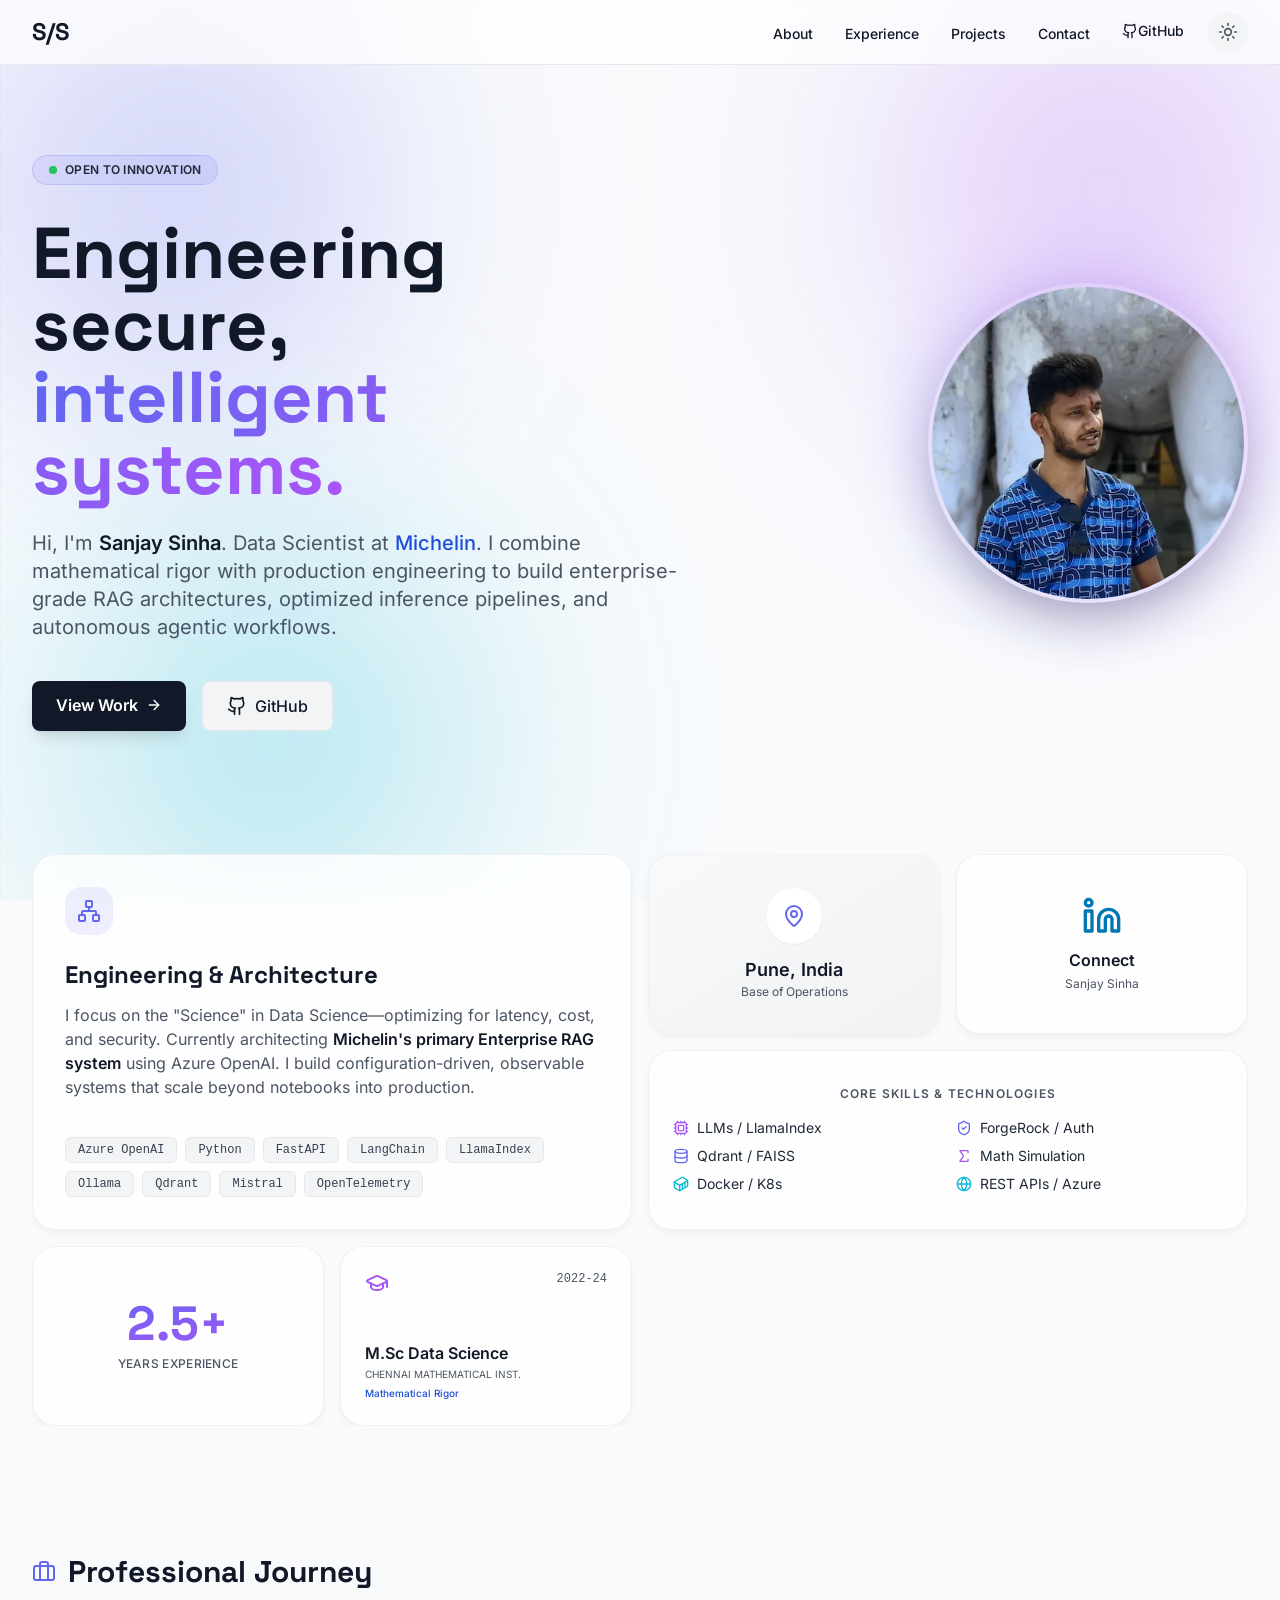
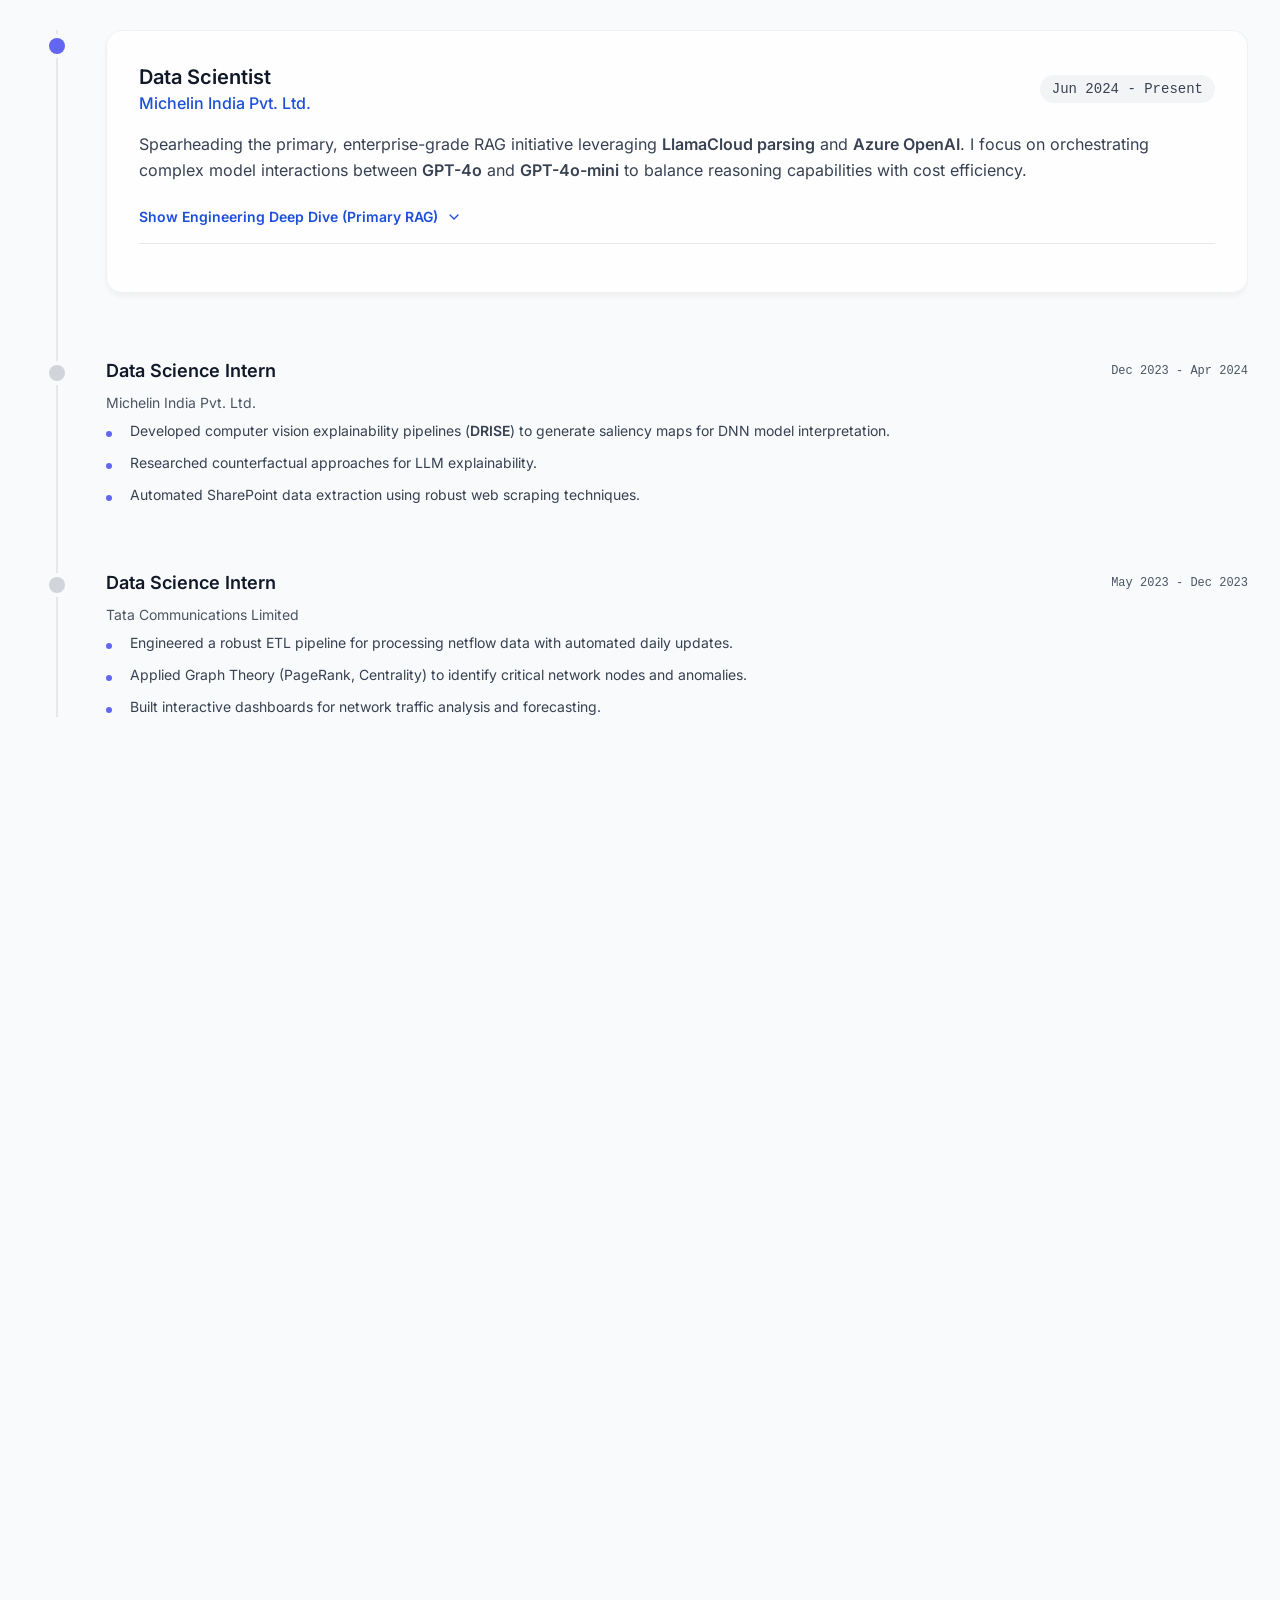
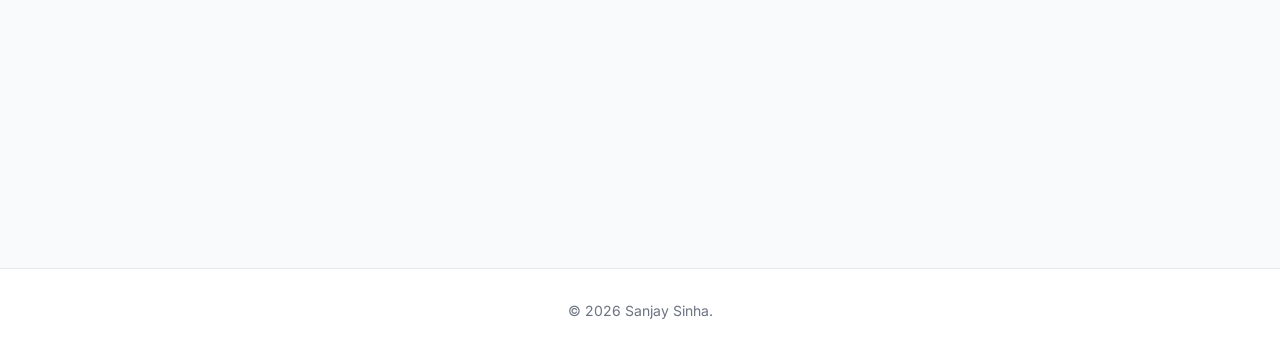
<file: index.html>
<!-- index.html -->
<!DOCTYPE html>
<html lang="en" class="scroll-smooth">

<head>
    <!-- 1. PRECONNECTS (Performance) -->
    <link rel="preconnect" href="https://www.googletagmanager.com">
    <link rel="preconnect" href="https://www.google-analytics.com">
    <link rel="preconnect" href="https://static.cloudflareinsights.com">

    <!-- Essential Meta -->
    <meta charset="UTF-8">
    <meta http-equiv="X-UA-Compatible" content="IE=edge">
    <meta name="viewport" content="width=device-width, initial-scale=1.0">
    <meta name="theme-color" content="#0b0b0c" media="(prefers-color-scheme: dark)">
    <meta name="theme-color" content="#ffffff" media="(prefers-color-scheme: light)">

    <title>Sanjay Sinha | AI &amp; Data Scientist</title>
    <link rel="canonical" href="https://sanjaysinha.dev">

    <!-- SEO Meta Tags -->
    <meta name="description"
        content="Sanjay Sinha is a Data Scientist at Michelin specializing in Enterprise RAG systems, Azure OpenAI, LlamaIndex, LangChain, and production AI pipelines. Expert in secure LLM architectures, vector databases, and mathematical modeling.">

    <meta name="author" content="Sanjay Sinha">
    <meta name="robots" content="index, follow, max-snippet:-1, max-image-preview:large, max-video-preview:-1">
    <meta name="keywords"
        content="Sanjay Sinha, Data Scientist, AI Engineer, RAG Systems, Azure OpenAI, LlamaIndex, LangChain, Enterprise AI, Portfolio, Michelin, Pune India">

    <!-- Geographic Meta -->
    <meta name="geo.region" content="IN-MH">
    <meta name="geo.placename" content="Pune">
    <meta name="geo.position" content="18.5204;73.8567">
    <meta name="ICBM" content="18.5204, 73.8567">

    <!-- Language
         hreflang="hi" removed: this page is English-only.
         Declaring Hindi would tell Google to rank it for Hindi speakers,
         which hurts English ranking and sends contradictory signals.
         en-IN is correct — the content is English, the target region is India. -->
    <link rel="alternate" hreflang="en-IN" href="https://sanjaysinha.dev">
    <link rel="alternate" hreflang="x-default" href="https://sanjaysinha.dev">

    <!-- Open Graph / Facebook / LinkedIn -->
    <meta property="og:locale" content="en_IN">
    <meta property="og:type" content="website">
    <meta property="og:url" content="https://sanjaysinha.dev">
    <meta property="og:site_name" content="Sanjay Sinha">
    <meta property="og:title" content="Sanjay Sinha | AI &amp; Data Scientist | Enterprise RAG Expert">
    <meta property="og:description"
        content="Data Scientist at Michelin specializing in Enterprise RAG systems, Azure OpenAI, LlamaIndex, mathematical modeling and production AI architectures.">
    <meta property="og:image" content="https://sanjaysinha.dev/images/profile.webp">
    <meta property="og:image:type" content="image/webp">
    <meta property="og:image:width" content="500">
    <meta property="og:image:height" content="409">
    <meta property="og:image:alt" content="Profile photo of Sanjay Sinha">
    <!-- article:* tags removed — they are only valid when og:type is "article".
         Using them with og:type="website" is malformed and ignored by parsers. -->

    <!-- Twitter / X -->
    <meta name="twitter:card" content="summary_large_image">
    <meta property="twitter:url" content="https://sanjaysinha.dev">
    <meta property="twitter:title" content="Sanjay Sinha | AI &amp; Data Scientist | Enterprise RAG Expert">
    <meta property="twitter:description"
        content="Data Scientist at Michelin specializing in Enterprise RAG systems, Azure OpenAI, LlamaIndex, mathematical modeling and production AI architectures.">
    <meta property="twitter:image" content="https://sanjaysinha.dev/images/profile.webp">

    <script>
        if (localStorage.theme === 'dark' || (!('theme' in localStorage) && window.matchMedia('(prefers-color-scheme: dark)').matches)) {
            document.documentElement.classList.add('dark');
        }
    </script>

    <!-- CRITICAL CSS & FONTS (Inlined to prevent CLS) -->
    <style>
        @font-face {
            font-family: 'Inter';
            font-style: normal;
            font-weight: 400;
            font-display: swap;
            src: url('fonts/Inter-Regular.woff2') format('woff2');
        }

        @font-face {
            font-family: 'Inter';
            font-style: normal;
            font-weight: 600;
            /* Used in buttons/nav */
            font-display: swap;
            src: url('fonts/Inter-SemiBold.woff2') format('woff2');
        }

        @font-face {
            font-family: 'Space Grotesk';
            font-style: normal;
            font-weight: 700;
            /* Used in main title */
            font-display: swap;
            src: url('fonts/SpaceGrotesk-Bold.woff2') format('woff2');
        }
    </style>

    <!-- Preloads (Performance) -->
    <link rel="preload" href="fonts/SpaceGrotesk-Bold.woff2" as="font" type="font/woff2" crossorigin>
    <link rel="preload" href="fonts/Inter-Regular.woff2" as="font" type="font/woff2" crossorigin>
    <link rel="preload" href="fonts/Inter-SemiBold.woff2" as="font" type="font/woff2" crossorigin>

    <link rel="preload" as="image" href="images/profile.webp">

    <link rel="preload" href="styles.css" as="style">
    <link href="styles.css" rel="stylesheet">

    <!-- Icons (Hosted Locally for CSP Safety) -->
    <script src="js/lucide.min.js" defer></script>

    <link rel="icon" href="/favicon.ico" sizes="32x32">
    <link rel="icon" href="images/favicon.png" type="image/png">
    <link rel="apple-touch-icon" href="images/apple-touch-icon.png">

    <!-- Main Logic -->
    <script src="js/main.js" defer></script>

    <!-- RSS Feed -->
    <link rel="alternate" type="application/rss+xml" title="Sanjay Sinha - Project Updates"
        href="https://sanjaysinha.dev/rss.xml">

    <!-- Structured Data / Schema.org -->

    <!-- Person Schema
         FIX: @context changed from http to https — consistent with all other schemas.
         FIX: HTML entity &amp; replaced with plain & — JSON is not HTML;
              &amp; is an HTML entity and is technically malformed inside JSON. -->
    <script type="application/ld+json">
        {
            "@context": "https://schema.org",
            "@type": "Person",
            "@id": "https://sanjaysinha.dev/#person",
            "name": "Sanjay Sinha",
            "jobTitle": "Data Scientist",
            "description": "AI & Data Scientist specializing in Enterprise RAG systems, Azure OpenAI, mathematical modeling and production AI architectures",
            "worksFor": {
                "@type": "Organization",
                "name": "Michelin"
            },
            "url": "https://sanjaysinha.dev",
            "sameAs": [
                "https://linkedin.com/in/sanjay-sinha-09343b247",
                "https://github.com/Sanjay7549",
                "mailto:admin@sanjaysinha.dev"
            ],
            "alumniOf": {
                "@type": "CollegeOrUniversity",
                "name": "Chennai Mathematical Institute"
            },
            "address": {
                "@type": "PostalAddress",
                "addressLocality": "Pune",
                "addressRegion": "Maharashtra",
                "addressCountry": "India"
            },
            "image": "https://sanjaysinha.dev/images/profile.webp",
            "knowsAbout": [
                "Artificial Intelligence",
                "Machine Learning",
                "RAG Systems",
                "Azure OpenAI",
                "LangChain",
                "LlamaIndex",
                "Python",
                "Data Science",
                "Deep Learning",
                "Natural Language Processing"
            ]
        }
    </script>

    <!-- Breadcrumb Schema -->
    <script type="application/ld+json">
        {
            "@context": "https://schema.org",
            "@type": "BreadcrumbList",
            "itemListElement": [{
                "@type": "ListItem",
                "position": 1,
                "name": "Home",
                "item": "https://sanjaysinha.dev"
            },{
                "@type": "ListItem",
                "position": 2,
                "name": "About",
                "item": "https://sanjaysinha.dev/#about"
            },{
                "@type": "ListItem",
                "position": 3,
                "name": "Experience",
                "item": "https://sanjaysinha.dev/#experience"
            },{
                "@type": "ListItem",
                "position": 4,
                "name": "Projects",
                "item": "https://sanjaysinha.dev/#projects"
            },{
                "@type": "ListItem",
                "position": 5,
                "name": "Contact",
                "item": "https://sanjaysinha.dev/#contact"
            }]
        }
    </script>

    <!-- Organization Schema -->
    <script type="application/ld+json">
        {
            "@context": "https://schema.org",
            "@type": "Organization",
            "name": "Michelin",
            "url": "https://www.michelin.com",
            "employee": {
                "@type": "Person",
                "name": "Sanjay Sinha",
                "jobTitle": "Data Scientist",
                "url": "https://sanjaysinha.dev"
            }
        }
    </script>

    <!-- FAQ Schema -->
    <script type="application/ld+json">
        {
            "@context": "https://schema.org",
            "@type": "FAQPage",
            "mainEntity": [{
                "@type": "Question",
                "name": "What technologies does Sanjay Sinha specialize in?",
                "acceptedAnswer": {
                    "@type": "Answer",
                    "text": "Sanjay specializes in Enterprise RAG systems, Azure OpenAI (GPT-4o, GPT-4o-mini), LangChain, LlamaIndex, LlamaCloud parsing, Qdrant vector database, Mistral AI, Docker, Kubernetes, FastAPI, and mathematical modeling. He focuses on building secure, scalable AI architectures for production environments."
                }
            },{
                "@type": "Question",
                "name": "What is Sanjay's experience with RAG systems?",
                "acceptedAnswer": {
                    "@type": "Answer",
                    "text": "Sanjay is the lead architect for Michelin's primary Enterprise RAG system. He has implemented advanced model routing between GPT-4o and GPT-4o-mini, reducing latency from 10-12s to 6-7s while optimizing costs. His work includes LlamaCloud integration, OpenTelemetry observability, and ForgeRock OAuth security."
                }
            },{
                "@type": "Question",
                "name": "Where is Sanjay Sinha located?",
                "acceptedAnswer": {
                    "@type": "Answer",
                    "text": "Sanjay is based in Pune, Maharashtra, India and works as a Data Scientist at Michelin India Pvt. Ltd."
                }
            },{
                "@type": "Question",
                "name": "What is Sanjay's educational background?",
                "acceptedAnswer": {
                    "@type": "Answer",
                    "text": "Sanjay holds an M.Sc in Data Science from Chennai Mathematical Institute (CMI), completed in 2024. His education focused on mathematical rigor, combining theoretical foundations with practical AI engineering."
                }
            }]
        }
    </script>

    <!-- WebSite Schema
         FIX: HTML entity &amp; replaced with plain & in JSON.
         FIX: inLanguage changed from ["en", "hi"] to "en" — this page is
              English-only. Declaring Hindi contradicts the hreflang correction above. -->
    <script type="application/ld+json">
        {
            "@context": "https://schema.org",
            "@type": "WebSite",
            "name": "Sanjay Sinha - AI & Data Scientist",
            "url": "https://sanjaysinha.dev",
            "description": "Portfolio and professional website of Sanjay Sinha, Data Scientist specializing in Enterprise RAG systems and Azure AI",
            "author": {
                "@type": "Person",
                "name": "Sanjay Sinha"
            },
            "inLanguage": "en"
        }
    </script>

    <!-- ProfilePage Schema -->
    <script type="application/ld+json">
        {
            "@context": "https://schema.org",
            "@type": "ProfilePage",
            "dateCreated": "2025-05-05",
            "dateModified": "2026-06-14T15:09:27+00:00",
            "mainEntity": {
                "@id": "https://sanjaysinha.dev/#person"
            }
        }
    </script>
</head>

<body
    class="antialiased font-sans bg-lightBg text-gray-900 dark:bg-darkBg dark:text-gray-200 selection:bg-primary selection:text-white transition-colors duration-300">

    <!-- Skip Navigation: improves accessibility and Lighthouse score.
         Visually hidden until focused via keyboard — no effect on appearance. -->
    <a href="#main-content"
        class="sr-only focus:not-sr-only focus:fixed focus:top-4 focus:left-4 focus:z-[100] focus:px-4 focus:py-2 focus:bg-white focus:text-black focus:rounded focus:shadow-lg">
        Skip to content
    </a>

    <!-- Fixed Background Gradients -->
    <div class="fixed inset-0 z-[-1] pointer-events-none overflow-hidden" aria-hidden="true">
        <div class="absolute inset-0 bg-grid-light dark:bg-grid-dark opacity-[0.4] dark:opacity-20"></div>
        <div
            class="gpu-accelerated absolute top-0 -left-4 w-96 h-96 bg-primary/30 rounded-full mix-blend-multiply dark:mix-blend-screen filter blur-[128px] animate-blob transform-gpu">
        </div>
        <div
            class="gpu-accelerated absolute top-0 -right-4 w-96 h-96 bg-secondary/30 rounded-full mix-blend-multiply dark:mix-blend-screen filter blur-[128px] animate-blob animation-delay-2000 transform-gpu">
        </div>
        <div
            class="gpu-accelerated absolute -bottom-8 left-20 w-96 h-96 bg-accent/30 rounded-full mix-blend-multiply dark:mix-blend-screen filter blur-[128px] animate-blob animation-delay-4000 transform-gpu">
        </div>
    </div>

    <!-- Navigation -->
    <nav class="fixed top-0 w-full z-50 border-b border-gray-200 dark:border-white/5 bg-white/70 dark:bg-black/50 backdrop-blur-xl transition-colors duration-300"
        aria-label="Primary navigation">
        <div class="max-w-7xl mx-auto px-4 sm:px-6 lg:px-8">
            <div class="flex items-center justify-between h-16">
                <div class="flex-shrink-0">
                    <a href="#"
                        class="block w-12 h-8 font-display font-bold text-2xl tracking-tight text-gray-900 dark:text-white hover:text-primary transition-colors"
                        aria-label="Sanjay Sinha — home">S/S</a>
                </div>

                <div class="flex items-center gap-6">
                    <div class="hidden md:flex items-baseline space-x-8">
                        <a href="#about" class="text-sm font-medium hover:text-primary">About</a>
                        <a href="#experience" class="text-sm font-medium hover:text-primary">Experience</a>
                        <a href="#projects" class="text-sm font-medium hover:text-primary">Projects</a>
                        <a href="#contact" class="text-sm font-medium hover:text-primary">Contact</a>
                        <a href="https://github.com/Sanjay7549" target="_blank" rel="noopener noreferrer"
                            class="text-sm font-medium hover:text-primary flex items-center gap-1.5"
                            aria-label="GitHub profile (opens in new tab)">
                            <i data-lucide="github" class="w-4 h-4" aria-hidden="true"></i> GitHub
                        </a>
                    </div>

                    <!-- Theme Toggle Button -->
                    <button type="button" id="theme-toggle" aria-label="Toggle Dark Mode"
                        class="btn-interactive w-10 h-10 flex items-center justify-center rounded-full bg-gray-100 dark:bg-white/10 text-gray-600 dark:text-gray-300 hover:bg-gray-200 dark:hover:bg-white/20 transition-colors focus:outline-none">
                        <i data-lucide="moon" class="w-5 h-5 hidden dark:block" aria-hidden="true"></i>
                        <i data-lucide="sun" class="w-5 h-5 block dark:hidden" aria-hidden="true"></i>
                    </button>
                </div>
            </div>
        </div>
    </nav>

    <!-- Main Content -->
    <!-- id="main-content" is the skip-navigation target -->
    <main id="main-content" class="max-w-7xl mx-auto px-4 sm:px-6 lg:px-8 pt-32 pb-20">

        <!-- Hero Section -->
        <section class="min-h-[70vh] flex flex-col-reverse md:flex-row items-center justify-between gap-10 mb-24"
            aria-label="Introduction">

            <!-- Left Side: Text -->
            <div class="flex flex-col items-start max-w-2xl">
                <div
                    class="inline-flex items-center space-x-2 bg-primary/10 border border-primary/20 rounded-full px-4 py-1.5 mb-8 backdrop-blur-sm">
                    <span class="relative flex h-2 w-2" aria-hidden="true">
                        <span
                            class="animate-ping absolute inline-flex h-full w-full rounded-full bg-green-400 opacity-75"></span>
                        <span class="relative inline-flex rounded-full h-2 w-2 bg-green-500"></span>
                    </span>
                    <span class="text-xs font-semibold text-gray-800 dark:text-white tracking-wide uppercase">Open to
                        Innovation</span>
                </div>

                <h1
                    class="font-display text-5xl md:text-7xl font-bold text-gray-900 dark:text-white mb-6 leading-tight">
                    Engineering secure,<br>
                    <span class="text-transparent bg-clip-text bg-gradient-to-r from-primary to-secondary relative">
                        intelligent systems.
                    </span>
                </h1>

                <p class="text-lg md:text-xl text-gray-600 dark:text-gray-400 mb-10 leading-relaxed">
                    Hi, I'm <span class="font-bold text-gray-900 dark:text-white">Sanjay Sinha</span>.
                    Data Scientist at <span class="text-blue-700 dark:text-blue-400 font-medium">Michelin</span>.
                    I combine mathematical rigor with production engineering to build enterprise-grade RAG
                    architectures,
                    optimized inference pipelines, and autonomous agentic workflows.
                </p>

                <div class="flex flex-wrap gap-4">
                    <a href="#projects"
                        class="group relative px-6 py-3 bg-gray-900 dark:bg-white text-white dark:text-black font-semibold rounded-lg overflow-hidden transition-transform duration-300 hover:scale-105 shadow-lg hover:shadow-primary/25">
                        <span class="relative flex items-center gap-2">
                            View Work <i data-lucide="arrow-right"
                                class="w-4 h-4 group-hover:translate-x-1 transition-transform" aria-hidden="true"></i>
                        </span>
                    </a>

                    <a href="https://github.com/Sanjay7549" target="_blank" rel="noopener noreferrer"
                        class="px-6 py-3 bg-gray-100 dark:bg-white/5 border border-gray-200 dark:border-white/10 text-gray-900 dark:text-white font-medium rounded-lg hover:bg-gray-200 dark:hover:bg-white/10 flex items-center gap-2"
                        aria-label="GitHub profile (opens in new tab)">
                        <i data-lucide="github" class="w-5 h-5" aria-hidden="true"></i> GitHub
                    </a>
                </div>
            </div>

            <!-- Right Side: Profile Picture -->
            <div class="relative w-64 h-64 md:w-80 md:h-80 shrink-0">
                <div class="absolute inset-0 bg-gradient-to-tr from-primary to-secondary rounded-full blur-2xl opacity-40 animate-pulse"
                    aria-hidden="true">
                </div>
                <div class="relative w-full h-full rounded-full border-4 border-white/20 overflow-hidden shadow-2xl">
                    <img src="images/profile.webp" alt="Profile photo of Sanjay Sinha" width="500" height="409"
                        sizes="(max-width: 768px) 256px, 320px" fetchpriority="high" decoding="async"
                        class="w-full h-full object-cover bg-gray-100 dark:bg-gray-800">
                </div>
            </div>

        </section>

        <!-- Bento Grid: About & Stack -->
        <section id="about"
            class="mb-32 fade-on-scroll [content-visibility:auto] [contain-intrinsic-size:1000px_1000px]"
            aria-labelledby="about-heading">
            <h2 id="about-heading" class="sr-only">About Me &amp; Tech Stack</h2>

            <div class="grid grid-cols-1 md:grid-cols-4 gap-4 auto-rows-auto md:auto-rows-[180px]">

                <!-- Main About Card (2x2) -->
                <div
                    class="glass-card col-span-1 md:col-span-2 row-span-1 md:row-span-2 rounded-3xl p-8 flex flex-col justify-between group bg-white dark:bg-darkSurface">
                    <div>
                        <div class="w-12 h-12 bg-primary/10 rounded-2xl flex items-center justify-center mb-6 text-primary group-hover:rotate-12 transition-transform duration-300"
                            aria-hidden="true">
                            <i data-lucide="network" class="w-6 h-6"></i>
                        </div>
                        <h3 class="text-2xl font-display font-bold text-gray-900 dark:text-white mb-3">Engineering &amp;
                            Architecture</h3>
                        <p class="text-gray-600 dark:text-gray-400 leading-relaxed text-sm md:text-base">
                            I focus on the "Science" in Data Science—optimizing for latency, cost, and security.
                            Currently architecting <strong class="text-gray-900 dark:text-white">Michelin's primary
                                Enterprise RAG system</strong> using Azure OpenAI.
                            I build configuration-driven, observable systems that scale beyond notebooks into
                            production.
                        </p>
                    </div>
                    <div class="flex flex-wrap gap-2 mt-4">
                        <span
                            class="px-3 py-1 bg-gray-100 dark:bg-white/5 rounded-md text-xs font-mono text-gray-700 dark:text-gray-300 border border-gray-200 dark:border-white/5">Azure
                            OpenAI</span>
                        <span
                            class="px-3 py-1 bg-gray-100 dark:bg-white/5 rounded-md text-xs font-mono text-gray-700 dark:text-gray-300 border border-gray-200 dark:border-white/5">Python</span>
                        <span
                            class="px-3 py-1 bg-gray-100 dark:bg-white/5 rounded-md text-xs font-mono text-gray-700 dark:text-gray-300 border border-gray-200 dark:border-white/5">FastAPI</span>
                        <span
                            class="px-3 py-1 bg-gray-100 dark:bg-white/5 rounded-md text-xs font-mono text-gray-700 dark:text-gray-300 border border-gray-200 dark:border-white/5">LangChain</span>
                        <span
                            class="px-3 py-1 bg-gray-100 dark:bg-white/5 rounded-md text-xs font-mono text-gray-700 dark:text-gray-300 border border-gray-200 dark:border-white/5">LlamaIndex</span>
                        <span
                            class="px-3 py-1 bg-gray-100 dark:bg-white/5 rounded-md text-xs font-mono text-gray-700 dark:text-gray-300 border border-gray-200 dark:border-white/5">Ollama</span>
                        <span
                            class="px-3 py-1 bg-gray-100 dark:bg-white/5 rounded-md text-xs font-mono text-gray-700 dark:text-gray-300 border border-gray-200 dark:border-white/5">Qdrant</span>
                        <span
                            class="px-3 py-1 bg-gray-100 dark:bg-white/5 rounded-md text-xs font-mono text-gray-700 dark:text-gray-300 border border-gray-200 dark:border-white/5">Mistral</span>
                        <span
                            class="px-3 py-1 bg-gray-100 dark:bg-white/5 rounded-md text-xs font-mono text-gray-700 dark:text-gray-300 border border-gray-200 dark:border-white/5">OpenTelemetry</span>
                    </div>
                </div>

                <!-- Location Card (1x1) -->
                <div
                    class="glass-card col-span-1 rounded-3xl relative overflow-hidden flex flex-col justify-center items-center group min-h-[180px]">
                    <div class="absolute inset-0 bg-gradient-to-br from-gray-100 to-gray-200 dark:from-gray-800 dark:to-gray-900 opacity-50 z-0"
                        aria-hidden="true">
                    </div>
                    <div class="relative z-10 text-center">
                        <div class="w-14 h-14 mx-auto bg-white dark:bg-white/10 rounded-full flex items-center justify-center shadow-sm mb-3 text-primary animate-bounce"
                            aria-hidden="true">
                            <i data-lucide="map-pin" class="w-6 h-6"></i>
                        </div>
                        <h3 class="text-lg font-bold text-gray-900 dark:text-white">Pune, India</h3>
                        <p class="text-xs text-gray-600 dark:text-gray-400">Base of Operations</p>
                    </div>
                </div>

                <!-- LinkedIn Card (1x1) -->
                <a href="https://linkedin.com/in/sanjay-sinha-09343b247" target="_blank" rel="noopener noreferrer"
                    class="glass-card col-span-1 rounded-3xl p-6 flex flex-col justify-center items-center hover:bg-[#0077b5] hover:border-[#0077b5] group cursor-pointer min-h-[180px]"
                    aria-label="Connect with Sanjay Sinha on LinkedIn (opens in new tab)">
                    <i data-lucide="linkedin" class="w-10 h-10 text-[#0077b5] group-hover:text-white mb-3"
                        aria-hidden="true"></i>
                    <p class="font-bold text-gray-900 dark:text-white group-hover:text-white">Connect
                    </p>
                    <p class="text-xs text-gray-600 dark:text-gray-400 group-hover:text-white/80 mt-1">
                        Sanjay Sinha</p>
                </a>

                <!-- Skills & Technologies (2x1) -->
                <div
                    class="glass-card col-span-1 md:col-span-2 rounded-3xl overflow-hidden flex flex-col justify-center bg-gray-50 dark:bg-white/5 p-6 min-h-[180px]">
                    <p
                        class="text-center text-xs font-bold text-gray-600 dark:text-gray-400 uppercase tracking-widest mb-4">
                        Core Skills &amp; Technologies</p>
                    <div class="grid grid-cols-2 gap-4">
                        <!-- Column 1 -->
                        <div class="space-y-2">
                            <div class="flex items-center gap-2 text-sm text-gray-800 dark:text-gray-200">
                                <i data-lucide="cpu" class="w-4 h-4 text-secondary" aria-hidden="true"></i> LLMs /
                                LlamaIndex
                            </div>
                            <div class="flex items-center gap-2 text-sm text-gray-800 dark:text-gray-200">
                                <i data-lucide="database" class="w-4 h-4 text-primary" aria-hidden="true"></i> Qdrant /
                                FAISS
                            </div>
                            <div class="flex items-center gap-2 text-sm text-gray-800 dark:text-gray-200">
                                <i data-lucide="container" class="w-4 h-4 text-accent" aria-hidden="true"></i> Docker /
                                K8s
                            </div>
                        </div>
                        <!-- Column 2 -->
                        <div class="space-y-2">
                            <div class="flex items-center gap-2 text-sm text-gray-800 dark:text-gray-200">
                                <i data-lucide="shield-check" class="w-4 h-4 text-primary" aria-hidden="true"></i>
                                ForgeRock / Auth
                            </div>
                            <div class="flex items-center gap-2 text-sm text-gray-800 dark:text-gray-200">
                                <i data-lucide="sigma" class="w-4 h-4 text-secondary" aria-hidden="true"></i> Math
                                Simulation
                            </div>
                            <div class="flex items-center gap-2 text-sm text-gray-800 dark:text-gray-200">
                                <i data-lucide="globe" class="w-4 h-4 text-accent" aria-hidden="true"></i> REST APIs /
                                Azure
                            </div>
                        </div>
                    </div>
                </div>

                <!-- Experience Years (1x1) -->
                <div
                    class="glass-card col-span-1 rounded-3xl p-6 flex flex-col justify-center text-center bg-white dark:bg-darkSurface min-h-[180px]">
                    <h3
                        class="text-5xl font-display font-bold text-transparent bg-clip-text bg-gradient-to-br from-primary to-secondary">
                        2.5+</h3>
                    <p class="text-xs font-medium text-gray-600 dark:text-gray-400 mt-2 uppercase tracking-wide">Years
                        Experience</p>
                </div>

                <!-- Education (1x1) -->
                <div
                    class="glass-card col-span-1 rounded-3xl p-6 flex flex-col justify-between bg-gradient-to-br from-gray-50 to-gray-100 dark:from-surface dark:to-surfaceHighlight border dark:border-white/5 min-h-[180px]">
                    <div class="flex justify-between items-start">
                        <i data-lucide="graduation-cap" class="text-secondary w-6 h-6" aria-hidden="true"></i>
                        <span class="text-xs text-gray-600 font-mono">2022-24</span>
                    </div>
                    <div>
                        <h3 class="font-bold text-gray-900 dark:text-white text-md leading-tight">M.Sc Data Science</h3>
                        <p class="text-[10px] text-gray-600 dark:text-gray-400 mt-1 uppercase">Chennai Mathematical
                            Inst.</p>
                        <p class="text-[10px] text-blue-700 dark:text-blue-400 mt-1 font-medium">Mathematical Rigor</p>
                    </div>
                </div>
            </div>
        </section>

        <!-- Experience Section -->
        <section id="experience" class="mb-32 fade-on-scroll cv-auto" aria-labelledby="experience-heading">
            <h2 id="experience-heading"
                class="font-display text-3xl font-bold text-gray-900 dark:text-white mb-10 flex items-center gap-3">
                <i data-lucide="briefcase" class="text-primary" aria-hidden="true"></i> Professional Journey
            </h2>

            <div class="relative border-l-2 border-gray-200 dark:border-white/10 ml-3 md:ml-6 space-y-16">

                <!-- Role 1: Michelin (Current) -->
                <div class="relative pl-8 md:pl-12 group">
                    <div class="absolute -left-[9px] top-2 h-4 w-4 rounded-full bg-primary ring-4 ring-gray-50 dark:ring-darkBg transition-transform group-hover:scale-110"
                        aria-hidden="true">
                    </div>

                    <div
                        class="glass-card p-6 md:p-8 rounded-2xl bg-white dark:bg-white/5 border border-gray-100 dark:border-white/10">
                        <div class="flex flex-col sm:flex-row sm:items-center sm:justify-between mb-4">
                            <div>
                                <h3 class="text-xl font-bold text-gray-900 dark:text-white">Data Scientist</h3>
                                <p class="text-blue-700 dark:text-blue-400 font-medium">Michelin India Pvt. Ltd.</p>
                            </div>
                            <span
                                class="mt-2 sm:mt-0 text-sm font-mono text-gray-700 dark:text-gray-300 bg-gray-100 dark:bg-white/5 px-3 py-1 rounded-full">Jun
                                2024 - Present</span>
                        </div>

                        <p class="text-gray-700 dark:text-gray-300 mb-6 leading-relaxed">
                            Spearheading the primary, enterprise-grade RAG initiative leveraging <strong>LlamaCloud
                                parsing</strong> and <strong>Azure OpenAI</strong>. I focus on orchestrating complex
                            model interactions between <strong>GPT-4o</strong> and <strong>GPT-4o-mini</strong> to
                            balance reasoning capabilities with cost efficiency.
                        </p>

                        <!-- Expandable Details -->
                        <div class="mt-6">
                            <button type="button"
                                class="js-details-toggle flex items-center gap-2 text-sm font-semibold text-blue-700 dark:text-blue-400 hover:text-blue-900"
                                data-target="details-michelin" aria-expanded="false" aria-controls="details-michelin">
                                <span id="btn-text-details-michelin">Show Engineering Deep Dive (Primary RAG)</span>
                                <i data-lucide="chevron-down" id="icon-details-michelin"
                                    class="w-4 h-4 transition-transform" aria-hidden="true"></i>
                            </button>

                            <div id="details-michelin"
                                class="expand-content mt-4 border-t border-gray-200 dark:border-white/10 pt-4 hidden">
                                <div class="grid grid-cols-1 md:grid-cols-2 gap-8">
                                    <div>
                                        <h4
                                            class="text-sm font-bold text-gray-900 dark:text-white uppercase tracking-wider mb-3">
                                            Key Achievements (Primary RAG)</h4>
                                        <ul class="custom-bullets text-sm text-gray-700 dark:text-gray-300 space-y-2">
                                            <li><strong>Advanced Model Routing:</strong> Architected a routing layer
                                                that dispatches complex queries to <strong>GPT-4o</strong> for deep
                                                reasoning and simple grading/filtering tasks to
                                                <strong>GPT-4o-mini</strong>, optimizing token costs.
                                            </li>
                                            <li><strong>Config-Driven Architecture:</strong> Implemented a global
                                                configuration system allowing new use cases (prompts, feature flags)
                                                without code deployment.</li>
                                            <li><strong>Latency Optimization:</strong> Slashed end-to-end query latency
                                                from <strong>10-12s down to 6-7s</strong> by implementing parallelized
                                                async execution for retrieval and tool calls.
                                            </li>
                                            <li><strong>Observability:</strong> Integrated
                                                <strong>OpenTelemetry</strong> traces with Application Insights to track
                                                latency bottlenecks and token consumption per request.
                                            </li>
                                            <li><strong>LlamaCloud Integration:</strong> Built a robust pipeline to
                                                ingest complex documents via LlamaCloud parsing, persisting processed
                                                artifacts to the Cloud Data Lake (CDL).</li>
                                        </ul>

                                        <!-- Stats -->
                                        <div
                                            class="mt-4 p-4 bg-gray-50 dark:bg-white/5 rounded-lg border border-gray-200 dark:border-white/5">
                                            <p
                                                class="text-xs font-bold text-gray-600 dark:text-gray-400 uppercase mb-2">
                                                Impact Metrics</p>
                                            <div class="grid grid-cols-2 gap-3">
                                                <div class="text-center">
                                                    <div class="text-2xl font-bold text-primary">40%</div>
                                                    <div class="text-xs text-gray-600 dark:text-gray-400">Latency
                                                        Reduction</div>
                                                </div>
                                                <div class="text-center">
                                                    <div class="text-2xl font-bold text-secondary">99.9%</div>
                                                    <div class="text-xs text-gray-600 dark:text-gray-400">Uptime</div>
                                                </div>
                                            </div>
                                        </div>
                                    </div>
                                    <div>
                                        <h4
                                            class="text-sm font-bold text-gray-900 dark:text-white uppercase tracking-wider mb-3">
                                            Impact &amp; Strengths</h4>
                                        <ul class="custom-bullets text-sm text-gray-700 dark:text-gray-300 space-y-2">
                                            <li><strong>Security Posture:</strong> Integrated <strong>ForgeRock
                                                    OAuth</strong> with custom Streamlit UI front-ends, enforcing strict
                                                access control.</li>
                                            <li><strong>Operational Excellence:</strong> Built a reusable RAG framework
                                                that serves as the blueprint for future AI initiatives at Michelin.</li>
                                            <li><strong>Proactive Optimization:</strong> Prototyped memory caching
                                                patterns (MongoDB) to handle FAQ-style queries without LLM invocation.
                                            </li>
                                        </ul>
                                    </div>
                                </div>
                            </div>
                        </div>
                    </div>
                </div>

                <!-- Role 2: Michelin Intern -->
                <div class="relative pl-8 md:pl-12 group">
                    <div class="absolute -left-[9px] top-2 h-4 w-4 rounded-full bg-gray-300 dark:bg-gray-700 ring-4 ring-gray-50 dark:ring-darkBg transition-transform group-hover:scale-110"
                        aria-hidden="true">
                    </div>
                    <div class="flex flex-col sm:flex-row sm:items-center sm:justify-between mb-2">
                        <h3 class="text-lg font-bold text-gray-900 dark:text-white">Data Science Intern</h3>
                        <span class="text-xs font-mono text-gray-600 dark:text-gray-400">Dec 2023 - Apr 2024</span>
                    </div>
                    <p class="text-sm text-gray-600 dark:text-gray-400 mb-2">Michelin India Pvt. Ltd.</p>
                    <ul class="custom-bullets text-gray-700 dark:text-gray-300 text-sm">
                        <li>Developed computer vision explainability pipelines (<strong>DRISE</strong>) to generate
                            saliency maps for DNN model interpretation.</li>
                        <li>Researched counterfactual approaches for LLM explainability.</li>
                        <li>Automated SharePoint data extraction using robust web scraping techniques.</li>
                    </ul>
                </div>

                <!-- Role 3: Tata Comm -->
                <div class="relative pl-8 md:pl-12 group">
                    <div class="absolute -left-[9px] top-2 h-4 w-4 rounded-full bg-gray-300 dark:bg-gray-700 ring-4 ring-gray-50 dark:ring-darkBg transition-transform group-hover:scale-110"
                        aria-hidden="true">
                    </div>
                    <div class="flex flex-col sm:flex-row sm:items-center sm:justify-between mb-2">
                        <h3 class="text-lg font-bold text-gray-900 dark:text-white">Data Science Intern</h3>
                        <span class="text-xs font-mono text-gray-600 dark:text-gray-400">May 2023 - Dec 2023</span>
                    </div>
                    <p class="text-sm text-gray-600 dark:text-gray-400 mb-2">Tata Communications Limited</p>
                    <ul class="custom-bullets text-gray-700 dark:text-gray-300 text-sm">
                        <li>Engineered a robust ETL pipeline for processing netflow data with automated daily updates.
                        </li>
                        <li>Applied Graph Theory (PageRank, Centrality) to identify critical network nodes and
                            anomalies.</li>
                        <li>Built interactive dashboards for network traffic analysis and forecasting.</li>
                    </ul>
                </div>

            </div>
        </section>

        <!-- Projects & Research Section -->
        <section id="projects" class="mb-32 fade-on-scroll cv-auto" aria-labelledby="projects-heading">
            <h2 id="projects-heading"
                class="font-display text-3xl font-bold text-gray-900 dark:text-white mb-10 flex items-center gap-3">
                <i data-lucide="flask-conical" class="text-secondary" aria-hidden="true"></i> Projects &amp; R&amp;D
            </h2>

            <div class="grid grid-cols-1 md:grid-cols-2 lg:grid-cols-3 gap-6">

                <!-- Project 1: Open-Source On-Prem RAG -->
                <article
                    class="glass-card rounded-2xl overflow-hidden flex flex-col h-full bg-white dark:bg-darkSurface group">
                    <div class="h-40 relative flex items-center justify-center overflow-hidden bg-gray-900">
                        <img src="[data-uri]"
                            data-src="images/RAG.webp" alt="Air-Gapped RAG system architecture" width="600" height="300"
                            class="lazy-image absolute inset-0 w-full h-full object-cover opacity-60 group-hover:opacity-100 transition-opacity duration-500">
                        <div class="absolute inset-0 bg-gradient-to-t from-gray-900 to-transparent" aria-hidden="true">
                        </div>
                        <i data-lucide="lock"
                            class="w-12 h-12 text-white/50 relative z-10 group-hover:scale-110 transition-transform"
                            aria-hidden="true"></i>
                    </div>
                    <div class="p-6 flex-1 flex flex-col">
                        <h3 class="text-lg font-bold text-gray-900 dark:text-white mb-2">Air-Gapped RAG POC</h3>
                        <p class="text-gray-700 dark:text-gray-300 text-sm mb-4 flex-1">
                            A fully offline, secure RAG system designed for sensitive infrastructure.
                            Leveraged <strong>Mistral</strong> for reasoning and <strong>Phi-3-Vision</strong> for
                            multi-modal capabilities.
                            Utilizes Qdrant for local vector storage and Docling for parsing.
                        </p>

                        <!-- Stats -->
                        <div
                            class="mb-4 p-3 bg-gray-50 dark:bg-white/5 rounded-lg border border-gray-200 dark:border-white/5">
                            <div class="grid grid-cols-2 gap-2 text-center">
                                <div>
                                    <div class="text-sm font-bold text-primary">100%</div>
                                    <div class="text-xs text-gray-600 dark:text-gray-400">On-prem</div>
                                </div>
                                <div>
                                    <div class="text-sm font-bold text-secondary">Zero</div>
                                    <div class="text-xs text-gray-600 dark:text-gray-400">Data Leakage</div>
                                </div>
                            </div>
                        </div>

                        <div class="flex flex-wrap gap-2 mt-auto">
                            <span
                                class="text-[10px] font-bold text-gray-800 dark:text-white bg-primary/10 px-2 py-1 rounded">Mistral</span>
                            <span
                                class="text-[10px] font-bold text-gray-800 dark:text-white bg-primary/10 px-2 py-1 rounded">Phi-3-Vision</span>
                            <span
                                class="text-[10px] font-bold text-gray-800 dark:text-white bg-primary/10 px-2 py-1 rounded">Qdrant</span>
                            <span
                                class="text-[10px] font-bold text-gray-800 dark:text-white bg-primary/10 px-2 py-1 rounded">Docker</span>
                            <span
                                class="text-[10px] font-bold text-gray-800 dark:text-white bg-primary/10 px-2 py-1 rounded">Ollama</span>
                        </div>
                    </div>
                </article>

                <!-- Project 2: EV Systems Modelling -->
                <article
                    class="glass-card rounded-2xl overflow-hidden flex flex-col h-full bg-white dark:bg-darkSurface group">
                    <div class="h-40 relative flex items-center justify-center overflow-hidden bg-gray-900">
                        <img src="[data-uri]"
                            data-src="images/EV.webp" alt="EV Market Simulation dashboard" width="600" height="300"
                            class="lazy-image absolute inset-0 w-full h-full object-cover opacity-60 group-hover:opacity-100 transition-opacity duration-500">
                        <div class="absolute inset-0 bg-gradient-to-t from-gray-900 to-transparent" aria-hidden="true">
                        </div>
                        <i data-lucide="zap"
                            class="w-12 h-12 text-white/50 relative z-10 group-hover:scale-110 transition-transform"
                            aria-hidden="true"></i>
                    </div>
                    <div class="p-6 flex-1 flex flex-col">
                        <h3 class="text-lg font-bold text-gray-900 dark:text-white mb-2">EV Market Simulation</h3>
                        <p class="text-gray-700 dark:text-gray-300 text-sm mb-4 flex-1">
                            A comprehensive system for the French EV market combining <strong>ML forecasting</strong>
                            with <strong>Mathematical Simulation</strong>.
                            It processes historical data to forecast trends and simulates car parc evolution under
                            various theoretical scenarios.
                        </p>
                        <!-- Stats -->
                        <div
                            class="mb-4 p-3 bg-gray-50 dark:bg-white/5 rounded-lg border border-gray-200 dark:border-white/5">
                            <div class="grid grid-cols-2 gap-2 text-center">
                                <div>
                                    <div class="text-sm font-bold text-secondary">10+</div>
                                    <div class="text-xs text-gray-600 dark:text-gray-400">Scenarios</div>
                                </div>
                                <div>
                                    <div class="text-sm font-bold text-accent">95%</div>
                                    <div class="text-xs text-gray-600 dark:text-gray-400">Accuracy</div>
                                </div>
                            </div>
                        </div>

                        <div class="flex flex-wrap gap-2 mt-auto">
                            <span
                                class="text-[10px] font-bold text-gray-800 dark:text-white bg-secondary/10 px-2 py-1 rounded">Math/Sim</span>
                            <span
                                class="text-[10px] font-bold text-gray-800 dark:text-white bg-secondary/10 px-2 py-1 rounded">FastAPI</span>
                            <span
                                class="text-[10px] font-bold text-gray-800 dark:text-white bg-secondary/10 px-2 py-1 rounded">Streamlit</span>
                            <span
                                class="text-[10px] font-bold text-gray-800 dark:text-white bg-secondary/10 px-2 py-1 rounded">ML
                                Modelling</span>
                        </div>
                    </div>
                </article>

                <!-- Project 3: DevOps Agents -->
                <article
                    class="glass-card rounded-2xl overflow-hidden flex flex-col h-full bg-white dark:bg-darkSurface group">
                    <div class="h-40 relative flex items-center justify-center overflow-hidden bg-gray-900">
                        <img src="[data-uri]"
                            data-src="images/Agent.webp" alt="DevOps and Jira multi-agent system" width="600"
                            height="300"
                            class="lazy-image absolute inset-0 w-full h-full object-cover opacity-60 group-hover:opacity-100 transition-opacity duration-500">
                        <div class="absolute inset-0 bg-gradient-to-t from-gray-900 to-transparent" aria-hidden="true">
                        </div>
                        <i data-lucide="bot"
                            class="w-12 h-12 text-white/50 relative z-10 group-hover:scale-110 transition-transform"
                            aria-hidden="true"></i>
                    </div>
                    <div class="p-6 flex-1 flex flex-col">
                        <h3 class="text-lg font-bold text-gray-900 dark:text-white mb-2">DevOps &amp; Jira Agents</h3>
                        <p class="text-gray-700 dark:text-gray-300 text-sm mb-4 flex-1">
                            Built on <strong>Azure AI Foundry</strong>, this system orchestrates agents to interact with
                            Jira and Azure DevOps via <strong>REST API calls</strong>.
                            It autonomously lists issues, fetches build details, and surfaces pipeline commits to
                            streamline developer operations.
                        </p>

                        <!-- Stats -->
                        <div
                            class="mb-4 p-3 bg-gray-50 dark:bg-white/5 rounded-lg border border-gray-200 dark:border-white/5">
                            <div class="grid grid-cols-2 gap-2 text-center">
                                <div>
                                    <div class="text-sm font-bold text-accent">80%</div>
                                    <div class="text-xs text-gray-600 dark:text-gray-400">Time Saved</div>
                                </div>
                                <div>
                                    <div class="text-sm font-bold text-primary">24/7</div>
                                    <div class="text-xs text-gray-600 dark:text-gray-400">Automation</div>
                                </div>
                            </div>
                        </div>

                        <div class="flex flex-wrap gap-2 mt-auto">
                            <span
                                class="text-[10px] font-bold text-gray-800 dark:text-white bg-accent/10 px-2 py-1 rounded">Azure
                                AI
                                Foundry</span>
                            <span
                                class="text-[10px] font-bold text-gray-800 dark:text-white bg-accent/10 px-2 py-1 rounded">Agents</span>
                            <span
                                class="text-[10px] font-bold text-gray-800 dark:text-white bg-accent/10 px-2 py-1 rounded">REST
                                APIs</span>
                        </div>
                    </div>
                </article>
            </div>
        </section>

        <!-- Contact Section -->
        <section id="contact"
            class="max-w-3xl mx-auto text-center fade-on-scroll [content-visibility:auto] [contain-intrinsic-size:800px_600px]"
            aria-labelledby="contact-heading">
            <div class="glass-card p-10 rounded-3xl bg-white dark:bg-white/5 relative overflow-hidden">
                <!-- Decorative background blob -->
                <div class="absolute top-0 right-0 w-64 h-64 bg-primary/10 rounded-full filter blur-[80px] -translate-y-1/2 translate-x-1/2"
                    aria-hidden="true">
                </div>

                <h2 id="contact-heading"
                    class="font-display text-3xl font-bold text-gray-900 dark:text-white mb-4 relative z-10">Ready to
                    collaborate?</h2>
                <p class="text-gray-600 dark:text-gray-400 mb-8 relative z-10">
                    Always open to discussing secure AI architectures, research opportunities, or the future of agentic
                    systems.
                </p>

                <div class="flex flex-col sm:flex-row items-center justify-center gap-4 relative z-10">
                    <button type="button" id="btn-copy-email" data-email="admin@sanjaysinha.dev"
                        class="btn-interactive w-full sm:w-auto px-8 py-3 bg-gray-900 dark:bg-white text-white dark:text-black font-bold rounded-full transition-transform active:scale-95 flex items-center justify-center gap-2 shadow-lg hover:shadow-xl">
                        <i data-lucide="mail" class="w-4 h-4" aria-hidden="true"></i>
                        <span id="email-text">Copy Email</span>
                    </button>
                    <a href="https://linkedin.com/in/sanjay-sinha-09343b247" target="_blank" rel="noopener noreferrer"
                        class="w-full sm:w-auto px-8 py-3 bg-transparent border border-gray-300 dark:border-white/20 text-gray-900 dark:text-white font-medium rounded-full hover:bg-gray-100 dark:hover:bg-white/5 flex items-center justify-center gap-2"
                        aria-label="Connect on LinkedIn (opens in new tab)">
                        <i data-lucide="linkedin" class="w-4 h-4" aria-hidden="true"></i> LinkedIn
                    </a>
                    <a href="https://github.com/Sanjay7549" target="_blank" rel="noopener noreferrer"
                        class="w-full sm:w-auto px-8 py-3 bg-transparent border border-gray-300 dark:border-white/20 text-gray-900 dark:text-white font-medium rounded-full hover:bg-gray-100 dark:hover:bg-white/5 flex items-center justify-center gap-2"
                        aria-label="View GitHub profile (opens in new tab)">
                        <i data-lucide="github" class="w-4 h-4" aria-hidden="true"></i> GitHub
                    </a>
                </div>
            </div>
        </section>

    </main>

    <footer
        class="border-t border-gray-200 dark:border-white/5 bg-white dark:bg-black/50 py-8 transition-colors duration-300">
        <div class="max-w-7xl mx-auto px-4 text-center">
            <!-- Footer year is set to a static value and updated by main.js on DOMContentLoaded.
                 The inline script that previously ran here has been consolidated into main.js
                 to avoid a render-blocking script in the document body. -->
            <p class="text-gray-500 text-sm">
                &copy; <span id="current-year">2026</span> Sanjay Sinha.
            </p>
        </div>
    </footer>

</body>

</html>
</file>
<file: styles.css>
*,:after,:before{--tw-border-spacing-x:0;--tw-border-spacing-y:0;--tw-translate-x:0;--tw-translate-y:0;--tw-rotate:0;--tw-skew-x:0;--tw-skew-y:0;--tw-scale-x:1;--tw-scale-y:1;--tw-pan-x: ;--tw-pan-y: ;--tw-pinch-zoom: ;--tw-scroll-snap-strictness:proximity;--tw-gradient-from-position: ;--tw-gradient-via-position: ;--tw-gradient-to-position: ;--tw-ordinal: ;--tw-slashed-zero: ;--tw-numeric-figure: ;--tw-numeric-spacing: ;--tw-numeric-fraction: ;--tw-ring-inset: ;--tw-ring-offset-width:0px;--tw-ring-offset-color:#fff;--tw-ring-color:rgba(59,130,246,.5);--tw-ring-offset-shadow:0 0 #0000;--tw-ring-shadow:0 0 #0000;--tw-shadow:0 0 #0000;--tw-shadow-colored:0 0 #0000;--tw-blur: ;--tw-brightness: ;--tw-contrast: ;--tw-grayscale: ;--tw-hue-rotate: ;--tw-invert: ;--tw-saturate: ;--tw-sepia: ;--tw-drop-shadow: ;--tw-backdrop-blur: ;--tw-backdrop-brightness: ;--tw-backdrop-contrast: ;--tw-backdrop-grayscale: ;--tw-backdrop-hue-rotate: ;--tw-backdrop-invert: ;--tw-backdrop-opacity: ;--tw-backdrop-saturate: ;--tw-backdrop-sepia: ;--tw-contain-size: ;--tw-contain-layout: ;--tw-contain-paint: ;--tw-contain-style: }::backdrop{--tw-border-spacing-x:0;--tw-border-spacing-y:0;--tw-translate-x:0;--tw-translate-y:0;--tw-rotate:0;--tw-skew-x:0;--tw-skew-y:0;--tw-scale-x:1;--tw-scale-y:1;--tw-pan-x: ;--tw-pan-y: ;--tw-pinch-zoom: ;--tw-scroll-snap-strictness:proximity;--tw-gradient-from-position: ;--tw-gradient-via-position: ;--tw-gradient-to-position: ;--tw-ordinal: ;--tw-slashed-zero: ;--tw-numeric-figure: ;--tw-numeric-spacing: ;--tw-numeric-fraction: ;--tw-ring-inset: ;--tw-ring-offset-width:0px;--tw-ring-offset-color:#fff;--tw-ring-color:rgba(59,130,246,.5);--tw-ring-offset-shadow:0 0 #0000;--tw-ring-shadow:0 0 #0000;--tw-shadow:0 0 #0000;--tw-shadow-colored:0 0 #0000;--tw-blur: ;--tw-brightness: ;--tw-contrast: ;--tw-grayscale: ;--tw-hue-rotate: ;--tw-invert: ;--tw-saturate: ;--tw-sepia: ;--tw-drop-shadow: ;--tw-backdrop-blur: ;--tw-backdrop-brightness: ;--tw-backdrop-contrast: ;--tw-backdrop-grayscale: ;--tw-backdrop-hue-rotate: ;--tw-backdrop-invert: ;--tw-backdrop-opacity: ;--tw-backdrop-saturate: ;--tw-backdrop-sepia: ;--tw-contain-size: ;--tw-contain-layout: ;--tw-contain-paint: ;--tw-contain-style: }/*! tailwindcss v3.4.19 | MIT License | https://tailwindcss.com*/*,:after,:before{box-sizing:border-box;border:0 solid #e5e7eb}:after,:before{--tw-content:""}:host,html{line-height:1.5;-webkit-text-size-adjust:100%;-moz-tab-size:4;-o-tab-size:4;tab-size:4;font-family:Inter,sans-serif;font-feature-settings:normal;font-variation-settings:normal;-webkit-tap-highlight-color:transparent}body{margin:0;line-height:inherit}hr{height:0;color:inherit;border-top-width:1px}abbr:where([title]){-webkit-text-decoration:underline dotted;text-decoration:underline dotted}h1,h2,h3,h4,h5,h6{font-size:inherit;font-weight:inherit}a{color:inherit;text-decoration:inherit}b,strong{font-weight:bolder}code,kbd,pre,samp{font-family:ui-monospace,SFMono-Regular,Menlo,Monaco,Consolas,Liberation Mono,Courier New,monospace;font-feature-settings:normal;font-variation-settings:normal;font-size:1em}small{font-size:80%}sub,sup{font-size:75%;line-height:0;position:relative;vertical-align:baseline}sub{bottom:-.25em}sup{top:-.5em}table{text-indent:0;border-color:inherit;border-collapse:collapse}button,input,optgroup,select,textarea{font-family:inherit;font-feature-settings:inherit;font-variation-settings:inherit;font-size:100%;font-weight:inherit;line-height:inherit;letter-spacing:inherit;color:inherit;margin:0;padding:0}button,select{text-transform:none}button,input:where([type=button]),input:where([type=reset]),input:where([type=submit]){-webkit-appearance:button;background-color:transparent;background-image:none}:-moz-focusring{outline:auto}:-moz-ui-invalid{box-shadow:none}progress{vertical-align:baseline}::-webkit-inner-spin-button,::-webkit-outer-spin-button{height:auto}[type=search]{-webkit-appearance:textfield;outline-offset:-2px}::-webkit-search-decoration{-webkit-appearance:none}::-webkit-file-upload-button{-webkit-appearance:button;font:inherit}summary{display:list-item}blockquote,dd,dl,figure,h1,h2,h3,h4,h5,h6,hr,p,pre{margin:0}fieldset{margin:0}fieldset,legend{padding:0}menu,ol,ul{list-style:none;margin:0;padding:0}dialog{padding:0}textarea{resize:vertical}input::-moz-placeholder,textarea::-moz-placeholder{opacity:1;color:#9ca3af}input::placeholder,textarea::placeholder{opacity:1;color:#9ca3af}[role=button],button{cursor:pointer}:disabled{cursor:default}audio,canvas,embed,iframe,img,object,svg,video{display:block;vertical-align:middle}img,video{max-width:100%;height:auto}[hidden]:where(:not([hidden=until-found])){display:none}.container{width:100%}@media (min-width:640px){.container{max-width:640px}}@media (min-width:768px){.container{max-width:768px}}@media (min-width:1024px){.container{max-width:1024px}}@media (min-width:1280px){.container{max-width:1280px}}@media (min-width:1536px){.container{max-width:1536px}}.bg-grid-light{background-image:linear-gradient(90deg,rgba(0,0,0,.05) 1px,transparent 0),linear-gradient(180deg,rgba(0,0,0,.05) 1px,transparent 0)}.glass-card{position:relative;border-width:1px;--tw-backdrop-blur:blur(12px);-webkit-backdrop-filter:var(--tw-backdrop-blur) var(--tw-backdrop-brightness) var(--tw-backdrop-contrast) var(--tw-backdrop-grayscale) var(--tw-backdrop-hue-rotate) var(--tw-backdrop-invert) var(--tw-backdrop-opacity) var(--tw-backdrop-saturate) var(--tw-backdrop-sepia);backdrop-filter:var(--tw-backdrop-blur) var(--tw-backdrop-brightness) var(--tw-backdrop-contrast) var(--tw-backdrop-grayscale) var(--tw-backdrop-hue-rotate) var(--tw-backdrop-invert) var(--tw-backdrop-opacity) var(--tw-backdrop-saturate) var(--tw-backdrop-sepia);transition-duration:.3s;transition-property:transform;transition-timing-function:cubic-bezier(.4,0,.2,1);will-change:transform;z-index:1}.glass-card:after{content:"";pointer-events:none;position:absolute;inset:0;opacity:0;transition-property:opacity;transition-duration:.3s;transition-timing-function:cubic-bezier(.4,0,.2,1);border-radius:inherit;border:1px solid transparent;z-index:-1}.glass-card:hover{transform:translateY(-2px)}.glass-card:hover:after{opacity:1}.btn-interactive{-webkit-user-select:none;-moz-user-select:none;user-select:none}.btn-interactive:focus-visible{outline-style:solid;outline-width:2px;outline-offset:2px;outline-color:#6366f1}.sr-only{position:absolute;width:1px;height:1px;padding:0;margin:-1px;overflow:hidden;clip:rect(0,0,0,0);white-space:nowrap;border-width:0}.pointer-events-none{pointer-events:none}.static{position:static}.fixed{position:fixed}.absolute{position:absolute}.relative{position:relative}.inset-0{inset:0}.-bottom-8{bottom:-2rem}.-left-4{left:-1rem}.-left-\[9px\]{left:-9px}.-right-4{right:-1rem}.left-20{left:5rem}.right-0{right:0}.top-0{top:0}.top-2{top:.5rem}.z-0{z-index:0}.z-10{z-index:10}.z-50{z-index:50}.z-\[-1\]{z-index:-1}.col-span-1{grid-column:span 1/span 1}.row-span-1{grid-row:span 1/span 1}.mx-auto{margin-left:auto;margin-right:auto}.mb-10{margin-bottom:2.5rem}.mb-2{margin-bottom:.5rem}.mb-24{margin-bottom:6rem}.mb-3{margin-bottom:.75rem}.mb-32{margin-bottom:8rem}.mb-4{margin-bottom:1rem}.mb-6{margin-bottom:1.5rem}.mb-8{margin-bottom:2rem}.ml-3{margin-left:.75rem}.mt-1{margin-top:.25rem}.mt-2{margin-top:.5rem}.mt-4{margin-top:1rem}.mt-6{margin-top:1.5rem}.mt-auto{margin-top:auto}.block{display:block}.flex{display:flex}.inline-flex{display:inline-flex}.grid{display:grid}.hidden{display:none}.h-10{height:2.5rem}.h-12{height:3rem}.h-14{height:3.5rem}.h-16{height:4rem}.h-2{height:.5rem}.h-4{height:1rem}.h-40{height:10rem}.h-5{height:1.25rem}.h-6{height:1.5rem}.h-64{height:16rem}.h-8{height:2rem}.h-96{height:24rem}.h-full{height:100%}.min-h-\[180px\]{min-height:180px}.min-h-\[70vh\]{min-height:70vh}.w-10{width:2.5rem}.w-12{width:3rem}.w-14{width:3.5rem}.w-2{width:.5rem}.w-4{width:1rem}.w-5{width:1.25rem}.w-6{width:1.5rem}.w-64{width:16rem}.w-96{width:24rem}.w-full{width:100%}.max-w-2xl{max-width:42rem}.max-w-3xl{max-width:48rem}.max-w-7xl{max-width:80rem}.flex-1{flex:1 1 0%}.flex-shrink-0,.shrink-0{flex-shrink:0}.-translate-y-1\/2{--tw-translate-y:-50%}.-translate-y-1\/2,.translate-x-1\/2{transform:translate(var(--tw-translate-x),var(--tw-translate-y)) rotate(var(--tw-rotate)) skewX(var(--tw-skew-x)) skewY(var(--tw-skew-y)) scaleX(var(--tw-scale-x)) scaleY(var(--tw-scale-y))}.translate-x-1\/2{--tw-translate-x:50%}.transform-gpu{transform:translate3d(var(--tw-translate-x),var(--tw-translate-y),0) rotate(var(--tw-rotate)) skewX(var(--tw-skew-x)) skewY(var(--tw-skew-y)) scaleX(var(--tw-scale-x)) scaleY(var(--tw-scale-y))}@keyframes blob{0%{transform:translate(0) scale(1)}33%{transform:translate(30px,-50px) scale(1.1)}66%{transform:translate(-20px,20px) scale(.9)}to{transform:translate(0) scale(1)}}.animate-blob{animation:blob 10s infinite}@keyframes bounce{0%,to{transform:translateY(-25%);animation-timing-function:cubic-bezier(.8,0,1,1)}50%{transform:none;animation-timing-function:cubic-bezier(0,0,.2,1)}}.animate-bounce{animation:bounce 1s infinite}@keyframes ping{75%,to{transform:scale(2);opacity:0}}.animate-ping{animation:ping 1s cubic-bezier(0,0,.2,1) infinite}@keyframes pulse{50%{opacity:.5}}.animate-pulse{animation:pulse 2s cubic-bezier(.4,0,.6,1) infinite}.cursor-pointer{cursor:pointer}.auto-rows-auto{grid-auto-rows:auto}.grid-cols-1{grid-template-columns:repeat(1,minmax(0,1fr))}.grid-cols-2{grid-template-columns:repeat(2,minmax(0,1fr))}.flex-col{flex-direction:column}.flex-col-reverse{flex-direction:column-reverse}.flex-wrap{flex-wrap:wrap}.items-start{align-items:flex-start}.items-center{align-items:center}.items-baseline{align-items:baseline}.justify-center{justify-content:center}.justify-between{justify-content:space-between}.gap-10{gap:2.5rem}.gap-2{gap:.5rem}.gap-3{gap:.75rem}.gap-4{gap:1rem}.gap-6{gap:1.5rem}.gap-8{gap:2rem}.space-x-2>:not([hidden])~:not([hidden]){--tw-space-x-reverse:0;margin-right:calc(.5rem*var(--tw-space-x-reverse));margin-left:calc(.5rem*(1 - var(--tw-space-x-reverse)))}.space-x-8>:not([hidden])~:not([hidden]){--tw-space-x-reverse:0;margin-right:calc(2rem*var(--tw-space-x-reverse));margin-left:calc(2rem*(1 - var(--tw-space-x-reverse)))}.space-y-16>:not([hidden])~:not([hidden]){--tw-space-y-reverse:0;margin-top:calc(4rem*(1 - var(--tw-space-y-reverse)));margin-bottom:calc(4rem*var(--tw-space-y-reverse))}.space-y-2>:not([hidden])~:not([hidden]){--tw-space-y-reverse:0;margin-top:calc(.5rem*(1 - var(--tw-space-y-reverse)));margin-bottom:calc(.5rem*var(--tw-space-y-reverse))}.overflow-hidden{overflow:hidden}.scroll-smooth{scroll-behavior:smooth}.rounded{border-radius:.25rem}.rounded-2xl{border-radius:1rem}.rounded-3xl{border-radius:1.5rem}.rounded-full{border-radius:9999px}.rounded-lg{border-radius:.5rem}.rounded-md{border-radius:.375rem}.border{border-width:1px}.border-4{border-width:4px}.border-b{border-bottom-width:1px}.border-l-2{border-left-width:2px}.border-t{border-top-width:1px}.border-gray-100{--tw-border-opacity:1;border-color:rgb(243 244 246/var(--tw-border-opacity,1))}.border-gray-200{--tw-border-opacity:1;border-color:rgb(229 231 235/var(--tw-border-opacity,1))}.border-gray-300{--tw-border-opacity:1;border-color:rgb(209 213 219/var(--tw-border-opacity,1))}.border-primary\/20{border-color:rgba(99,102,241,.2)}.border-white\/20{border-color:hsla(0,0%,100%,.2)}.bg-accent\/10{background-color:rgba(6,182,212,.1)}.bg-accent\/30{background-color:rgba(6,182,212,.3)}.bg-gray-100{--tw-bg-opacity:1;background-color:rgb(243 244 246/var(--tw-bg-opacity,1))}.bg-gray-300{--tw-bg-opacity:1;background-color:rgb(209 213 219/var(--tw-bg-opacity,1))}.bg-gray-50{--tw-bg-opacity:1;background-color:rgb(249 250 251/var(--tw-bg-opacity,1))}.bg-gray-900{--tw-bg-opacity:1;background-color:rgb(17 24 39/var(--tw-bg-opacity,1))}.bg-green-400{--tw-bg-opacity:1;background-color:rgb(74 222 128/var(--tw-bg-opacity,1))}.bg-green-500{--tw-bg-opacity:1;background-color:rgb(34 197 94/var(--tw-bg-opacity,1))}.bg-lightBg{--tw-bg-opacity:1;background-color:rgb(248 250 252/var(--tw-bg-opacity,1))}.bg-primary{--tw-bg-opacity:1;background-color:rgb(99 102 241/var(--tw-bg-opacity,1))}.bg-primary\/10{background-color:rgba(99,102,241,.1)}.bg-primary\/30{background-color:rgba(99,102,241,.3)}.bg-secondary\/10{background-color:rgba(168,85,247,.1)}.bg-secondary\/30{background-color:rgba(168,85,247,.3)}.bg-transparent{background-color:transparent}.bg-white{--tw-bg-opacity:1;background-color:rgb(255 255 255/var(--tw-bg-opacity,1))}.bg-white\/70{background-color:hsla(0,0%,100%,.7)}.bg-gradient-to-br{background-image:linear-gradient(to bottom right,var(--tw-gradient-stops))}.bg-gradient-to-r{background-image:linear-gradient(to right,var(--tw-gradient-stops))}.bg-gradient-to-t{background-image:linear-gradient(to top,var(--tw-gradient-stops))}.bg-gradient-to-tr{background-image:linear-gradient(to top right,var(--tw-gradient-stops))}.from-gray-100{--tw-gradient-from:#f3f4f6 var(--tw-gradient-from-position);--tw-gradient-to:rgba(243,244,246,0) var(--tw-gradient-to-position);--tw-gradient-stops:var(--tw-gradient-from),var(--tw-gradient-to)}.from-gray-50{--tw-gradient-from:#f9fafb var(--tw-gradient-from-position);--tw-gradient-to:rgba(249,250,251,0) var(--tw-gradient-to-position);--tw-gradient-stops:var(--tw-gradient-from),var(--tw-gradient-to)}.from-gray-900{--tw-gradient-from:#111827 var(--tw-gradient-from-position);--tw-gradient-to:rgba(17,24,39,0) var(--tw-gradient-to-position);--tw-gradient-stops:var(--tw-gradient-from),var(--tw-gradient-to)}.from-primary{--tw-gradient-from:#6366f1 var(--tw-gradient-from-position);--tw-gradient-to:rgba(99,102,241,0) var(--tw-gradient-to-position);--tw-gradient-stops:var(--tw-gradient-from),var(--tw-gradient-to)}.to-gray-100{--tw-gradient-to:#f3f4f6 var(--tw-gradient-to-position)}.to-gray-200{--tw-gradient-to:#e5e7eb var(--tw-gradient-to-position)}.to-secondary{--tw-gradient-to:#a855f7 var(--tw-gradient-to-position)}.to-transparent{--tw-gradient-to:transparent var(--tw-gradient-to-position)}.bg-clip-text{-webkit-background-clip:text;background-clip:text}.object-cover{-o-object-fit:cover;object-fit:cover}.p-10{padding:2.5rem}.p-3{padding:.75rem}.p-4{padding:1rem}.p-6{padding:1.5rem}.p-8{padding:2rem}.px-2{padding-left:.5rem;padding-right:.5rem}.px-3{padding-left:.75rem;padding-right:.75rem}.px-4{padding-left:1rem;padding-right:1rem}.px-6{padding-left:1.5rem;padding-right:1.5rem}.px-8{padding-left:2rem;padding-right:2rem}.py-1{padding-top:.25rem;padding-bottom:.25rem}.py-1\.5{padding-top:.375rem;padding-bottom:.375rem}.py-3{padding-top:.75rem;padding-bottom:.75rem}.py-8{padding-top:2rem;padding-bottom:2rem}.pb-20{padding-bottom:5rem}.pl-8{padding-left:2rem}.pt-32{padding-top:8rem}.pt-4{padding-top:1rem}.text-center{text-align:center}.font-display{font-family:Space Grotesk,sans-serif}.font-mono{font-family:ui-monospace,SFMono-Regular,Menlo,Monaco,Consolas,Liberation Mono,Courier New,monospace}.font-sans{font-family:Inter,sans-serif}.text-2xl{font-size:1.5rem;line-height:2rem}.text-3xl{font-size:1.875rem;line-height:2.25rem}.text-5xl{font-size:3rem;line-height:1}.text-\[10px\]{font-size:10px}.text-lg{font-size:1.125rem;line-height:1.75rem}.text-sm{font-size:.875rem;line-height:1.25rem}.text-xl{font-size:1.25rem;line-height:1.75rem}.text-xs{font-size:.75rem;line-height:1rem}.font-bold{font-weight:700}.font-medium{font-weight:500}.font-semibold{font-weight:600}.uppercase{text-transform:uppercase}.leading-relaxed{line-height:1.625}.leading-tight{line-height:1.25}.tracking-tight{letter-spacing:-.025em}.tracking-wide{letter-spacing:.025em}.tracking-wider{letter-spacing:.05em}.tracking-widest{letter-spacing:.1em}.text-\[\#0077b5\]{--tw-text-opacity:1;color:rgb(0 119 181/var(--tw-text-opacity,1))}.text-accent{--tw-text-opacity:1;color:rgb(6 182 212/var(--tw-text-opacity,1))}.text-blue-700{--tw-text-opacity:1;color:rgb(29 78 216/var(--tw-text-opacity,1))}.text-gray-500{--tw-text-opacity:1;color:rgb(107 114 128/var(--tw-text-opacity,1))}.text-gray-600{--tw-text-opacity:1;color:rgb(75 85 99/var(--tw-text-opacity,1))}.text-gray-700{--tw-text-opacity:1;color:rgb(55 65 81/var(--tw-text-opacity,1))}.text-gray-800{--tw-text-opacity:1;color:rgb(31 41 55/var(--tw-text-opacity,1))}.text-gray-900{--tw-text-opacity:1;color:rgb(17 24 39/var(--tw-text-opacity,1))}.text-primary{--tw-text-opacity:1;color:rgb(99 102 241/var(--tw-text-opacity,1))}.text-secondary{--tw-text-opacity:1;color:rgb(168 85 247/var(--tw-text-opacity,1))}.text-transparent{color:transparent}.text-white{--tw-text-opacity:1;color:rgb(255 255 255/var(--tw-text-opacity,1))}.text-white\/50{color:hsla(0,0%,100%,.5)}.antialiased{-webkit-font-smoothing:antialiased;-moz-osx-font-smoothing:grayscale}.opacity-40{opacity:.4}.opacity-50{opacity:.5}.opacity-60{opacity:.6}.opacity-75{opacity:.75}.opacity-\[0\.4\]{opacity:.4}.mix-blend-multiply{mix-blend-mode:multiply}.shadow-2xl{--tw-shadow:0 25px 50px -12px rgba(0,0,0,.25);--tw-shadow-colored:0 25px 50px -12px var(--tw-shadow-color)}.shadow-2xl,.shadow-lg{box-shadow:var(--tw-ring-offset-shadow,0 0 #0000),var(--tw-ring-shadow,0 0 #0000),var(--tw-shadow)}.shadow-lg{--tw-shadow:0 10px 15px -3px rgba(0,0,0,.1),0 4px 6px -4px rgba(0,0,0,.1);--tw-shadow-colored:0 10px 15px -3px var(--tw-shadow-color),0 4px 6px -4px var(--tw-shadow-color)}.shadow-sm{--tw-shadow:0 1px 2px 0 rgba(0,0,0,.05);--tw-shadow-colored:0 1px 2px 0 var(--tw-shadow-color);box-shadow:var(--tw-ring-offset-shadow,0 0 #0000),var(--tw-ring-shadow,0 0 #0000),var(--tw-shadow)}.ring-4{--tw-ring-offset-shadow:var(--tw-ring-inset) 0 0 0 var(--tw-ring-offset-width) var(--tw-ring-offset-color);--tw-ring-shadow:var(--tw-ring-inset) 0 0 0 calc(4px + var(--tw-ring-offset-width)) var(--tw-ring-color);box-shadow:var(--tw-ring-offset-shadow),var(--tw-ring-shadow),var(--tw-shadow,0 0 #0000)}.ring-gray-50{--tw-ring-opacity:1;--tw-ring-color:rgb(249 250 251/var(--tw-ring-opacity,1))}.blur-2xl{--tw-blur:blur(40px)}.blur-2xl,.blur-\[128px\]{filter:var(--tw-blur) var(--tw-brightness) var(--tw-contrast) var(--tw-grayscale) var(--tw-hue-rotate) var(--tw-invert) var(--tw-saturate) var(--tw-sepia) var(--tw-drop-shadow)}.blur-\[128px\]{--tw-blur:blur(128px)}.blur-\[80px\]{--tw-blur:blur(80px)}.blur-\[80px\],.filter{filter:var(--tw-blur) var(--tw-brightness) var(--tw-contrast) var(--tw-grayscale) var(--tw-hue-rotate) var(--tw-invert) var(--tw-saturate) var(--tw-sepia) var(--tw-drop-shadow)}.backdrop-blur-sm{--tw-backdrop-blur:blur(4px)}.backdrop-blur-sm,.backdrop-blur-xl{-webkit-backdrop-filter:var(--tw-backdrop-blur) var(--tw-backdrop-brightness) var(--tw-backdrop-contrast) var(--tw-backdrop-grayscale) var(--tw-backdrop-hue-rotate) var(--tw-backdrop-invert) var(--tw-backdrop-opacity) var(--tw-backdrop-saturate) var(--tw-backdrop-sepia);backdrop-filter:var(--tw-backdrop-blur) var(--tw-backdrop-brightness) var(--tw-backdrop-contrast) var(--tw-backdrop-grayscale) var(--tw-backdrop-hue-rotate) var(--tw-backdrop-invert) var(--tw-backdrop-opacity) var(--tw-backdrop-saturate) var(--tw-backdrop-sepia)}.backdrop-blur-xl{--tw-backdrop-blur:blur(24px)}.transition-colors{transition-property:color,background-color,border-color,text-decoration-color,fill,stroke;transition-timing-function:cubic-bezier(.4,0,.2,1);transition-duration:.15s}.transition-opacity{transition-property:opacity;transition-timing-function:cubic-bezier(.4,0,.2,1);transition-duration:.15s}.transition-transform{transition-property:transform;transition-timing-function:cubic-bezier(.4,0,.2,1);transition-duration:.15s}.duration-300{transition-duration:.3s}.duration-500{transition-duration:.5s}.\[contain-intrinsic-size\:1000px_1000px\]{contain-intrinsic-size:1000px 1000px}.\[contain-intrinsic-size\:800px_600px\]{contain-intrinsic-size:800px 600px}.\[content-visibility\:auto\]{content-visibility:auto}@font-face{font-family:Inter;font-style:normal;font-weight:300;font-display:swap;src:url(fonts/Inter-Light.woff2) format("woff2")}@font-face{font-family:Inter;font-style:normal;font-weight:400;font-display:swap;src:url(fonts/Inter-Regular.woff2) format("woff2")}@font-face{font-family:Inter;font-style:normal;font-weight:500;font-display:swap;src:url(fonts/Inter-Medium.woff2) format("woff2")}@font-face{font-family:Inter;font-style:normal;font-weight:600;font-display:swap;src:url(fonts/Inter-SemiBold.woff2) format("woff2")}@font-face{font-family:Space Grotesk;font-style:normal;font-weight:500;font-display:swap;src:url(fonts/SpaceGrotesk-Medium.woff2) format("woff2")}@font-face{font-family:Space Grotesk;font-style:normal;font-weight:700;font-display:swap;src:url(fonts/SpaceGrotesk-Bold.woff2) format("woff2")}.glass-card{background:hsla(0,0%,100%,.8);border-color:rgba(0,0,0,.05);box-shadow:0 4px 6px -1px rgba(0,0,0,.05)}.glass-card:after{border-color:rgba(99,102,241,.4);box-shadow:inset 0 0 15px rgba(99,102,241,.05)}.dark .glass-card{background:rgba(17,24,39,.6);border-color:hsla(0,0%,100%,.05);box-shadow:none}.dark .glass-card:after{border-color:rgba(99,102,241,.4);box-shadow:inset 0 0 20px rgba(99,102,241,.1)}.dark .bg-grid-dark{background-image:linear-gradient(90deg,hsla(0,0%,100%,.05) 1px,transparent 0),linear-gradient(180deg,hsla(0,0%,100%,.05) 1px,transparent 0)}.no-scrollbar::-webkit-scrollbar{display:none}.no-scrollbar{-ms-overflow-style:none;scrollbar-width:none}.expand-content{display:grid;grid-template-rows:0fr;transition:grid-template-rows .4s cubic-bezier(.4,0,.2,1)}.expand-content>div{overflow:hidden}.expand-content.open{grid-template-rows:1fr}ul.custom-bullets li{position:relative;padding-left:1.5rem;margin-bottom:.75rem}ul.custom-bullets li:before{content:"";position:absolute;left:0;top:.6rem;width:6px;height:6px;border-radius:50%;background-color:#6366f1}.cv-auto{content-visibility:auto;contain-intrinsic-size:1000px}.gpu-accelerated{transform:translateZ(0);will-change:transform}::-webkit-scrollbar{width:8px;height:8px}::-webkit-scrollbar-track{background:transparent}::-webkit-scrollbar-thumb{border-radius:9999px;--tw-bg-opacity:1;background-color:rgb(203 213 225/var(--tw-bg-opacity,1))}:is(.dark *)::-webkit-scrollbar-thumb{--tw-bg-opacity:1;background-color:rgb(51 65 85/var(--tw-bg-opacity,1))}::-webkit-scrollbar-thumb:hover{--tw-bg-opacity:1;background-color:rgb(99 102 241/var(--tw-bg-opacity,1))}.selection\:bg-primary ::-moz-selection{--tw-bg-opacity:1;background-color:rgb(99 102 241/var(--tw-bg-opacity,1))}.selection\:bg-primary ::selection{--tw-bg-opacity:1;background-color:rgb(99 102 241/var(--tw-bg-opacity,1))}.selection\:text-white ::-moz-selection{--tw-text-opacity:1;color:rgb(255 255 255/var(--tw-text-opacity,1))}.selection\:text-white ::selection{--tw-text-opacity:1;color:rgb(255 255 255/var(--tw-text-opacity,1))}.selection\:bg-primary::-moz-selection{--tw-bg-opacity:1;background-color:rgb(99 102 241/var(--tw-bg-opacity,1))}.selection\:bg-primary::selection{--tw-bg-opacity:1;background-color:rgb(99 102 241/var(--tw-bg-opacity,1))}.selection\:text-white::-moz-selection{--tw-text-opacity:1;color:rgb(255 255 255/var(--tw-text-opacity,1))}.selection\:text-white::selection{--tw-text-opacity:1;color:rgb(255 255 255/var(--tw-text-opacity,1))}.hover\:scale-105:hover{--tw-scale-x:1.05;--tw-scale-y:1.05;transform:translate(var(--tw-translate-x),var(--tw-translate-y)) rotate(var(--tw-rotate)) skewX(var(--tw-skew-x)) skewY(var(--tw-skew-y)) scaleX(var(--tw-scale-x)) scaleY(var(--tw-scale-y))}.hover\:border-\[\#0077b5\]:hover{--tw-border-opacity:1;border-color:rgb(0 119 181/var(--tw-border-opacity,1))}.hover\:bg-\[\#0077b5\]:hover{--tw-bg-opacity:1;background-color:rgb(0 119 181/var(--tw-bg-opacity,1))}.hover\:bg-gray-100:hover{--tw-bg-opacity:1;background-color:rgb(243 244 246/var(--tw-bg-opacity,1))}.hover\:bg-gray-200:hover{--tw-bg-opacity:1;background-color:rgb(229 231 235/var(--tw-bg-opacity,1))}.hover\:text-blue-900:hover{--tw-text-opacity:1;color:rgb(30 58 138/var(--tw-text-opacity,1))}.hover\:text-primary:hover{--tw-text-opacity:1;color:rgb(99 102 241/var(--tw-text-opacity,1))}.hover\:shadow-xl:hover{--tw-shadow:0 20px 25px -5px rgba(0,0,0,.1),0 8px 10px -6px rgba(0,0,0,.1);--tw-shadow-colored:0 20px 25px -5px var(--tw-shadow-color),0 8px 10px -6px var(--tw-shadow-color);box-shadow:var(--tw-ring-offset-shadow,0 0 #0000),var(--tw-ring-shadow,0 0 #0000),var(--tw-shadow)}.hover\:shadow-primary\/25:hover{--tw-shadow-color:rgba(99,102,241,.25);--tw-shadow:var(--tw-shadow-colored)}.focus\:outline-none:focus{outline:2px solid transparent;outline-offset:2px}.active\:scale-95:active{--tw-scale-x:.95;--tw-scale-y:.95}.active\:scale-95:active,.group:hover .group-hover\:translate-x-1{transform:translate(var(--tw-translate-x),var(--tw-translate-y)) rotate(var(--tw-rotate)) skewX(var(--tw-skew-x)) skewY(var(--tw-skew-y)) scaleX(var(--tw-scale-x)) scaleY(var(--tw-scale-y))}.group:hover .group-hover\:translate-x-1{--tw-translate-x:0.25rem}.group:hover .group-hover\:rotate-12{--tw-rotate:12deg}.group:hover .group-hover\:rotate-12,.group:hover .group-hover\:scale-110{transform:translate(var(--tw-translate-x),var(--tw-translate-y)) rotate(var(--tw-rotate)) skewX(var(--tw-skew-x)) skewY(var(--tw-skew-y)) scaleX(var(--tw-scale-x)) scaleY(var(--tw-scale-y))}.group:hover .group-hover\:scale-110{--tw-scale-x:1.1;--tw-scale-y:1.1}.group:hover .group-hover\:text-white{--tw-text-opacity:1;color:rgb(255 255 255/var(--tw-text-opacity,1))}.group:hover .group-hover\:text-white\/80{color:hsla(0,0%,100%,.8)}.group:hover .group-hover\:opacity-100{opacity:1}.dark\:block:is(.dark *){display:block}.dark\:hidden:is(.dark *){display:none}.dark\:border-white\/10:is(.dark *){border-color:hsla(0,0%,100%,.1)}.dark\:border-white\/20:is(.dark *){border-color:hsla(0,0%,100%,.2)}.dark\:border-white\/5:is(.dark *){border-color:hsla(0,0%,100%,.05)}.dark\:bg-black\/50:is(.dark *){background-color:rgba(0,0,0,.5)}.dark\:bg-darkBg:is(.dark *){--tw-bg-opacity:1;background-color:rgb(3 7 18/var(--tw-bg-opacity,1))}.dark\:bg-darkSurface:is(.dark *){--tw-bg-opacity:1;background-color:rgb(17 24 39/var(--tw-bg-opacity,1))}.dark\:bg-gray-700:is(.dark *){--tw-bg-opacity:1;background-color:rgb(55 65 81/var(--tw-bg-opacity,1))}.dark\:bg-gray-800:is(.dark *){--tw-bg-opacity:1;background-color:rgb(31 41 55/var(--tw-bg-opacity,1))}.dark\:bg-white:is(.dark *){--tw-bg-opacity:1;background-color:rgb(255 255 255/var(--tw-bg-opacity,1))}.dark\:bg-white\/10:is(.dark *){background-color:hsla(0,0%,100%,.1)}.dark\:bg-white\/5:is(.dark *){background-color:hsla(0,0%,100%,.05)}.dark\:from-gray-800:is(.dark *){--tw-gradient-from:#1f2937 var(--tw-gradient-from-position);--tw-gradient-to:rgba(31,41,55,0) var(--tw-gradient-to-position);--tw-gradient-stops:var(--tw-gradient-from),var(--tw-gradient-to)}.dark\:to-gray-900:is(.dark *){--tw-gradient-to:#111827 var(--tw-gradient-to-position)}.dark\:text-black:is(.dark *){--tw-text-opacity:1;color:rgb(0 0 0/var(--tw-text-opacity,1))}.dark\:text-blue-400:is(.dark *){--tw-text-opacity:1;color:rgb(96 165 250/var(--tw-text-opacity,1))}.dark\:text-gray-200:is(.dark *){--tw-text-opacity:1;color:rgb(229 231 235/var(--tw-text-opacity,1))}.dark\:text-gray-300:is(.dark *){--tw-text-opacity:1;color:rgb(209 213 219/var(--tw-text-opacity,1))}.dark\:text-gray-400:is(.dark *){--tw-text-opacity:1;color:rgb(156 163 175/var(--tw-text-opacity,1))}.dark\:text-white:is(.dark *){--tw-text-opacity:1;color:rgb(255 255 255/var(--tw-text-opacity,1))}.dark\:opacity-20:is(.dark *){opacity:.2}.dark\:mix-blend-screen:is(.dark *){mix-blend-mode:screen}.dark\:ring-darkBg:is(.dark *){--tw-ring-opacity:1;--tw-ring-color:rgb(3 7 18/var(--tw-ring-opacity,1))}.dark\:hover\:bg-white\/10:hover:is(.dark *){background-color:hsla(0,0%,100%,.1)}.dark\:hover\:bg-white\/20:hover:is(.dark *){background-color:hsla(0,0%,100%,.2)}.dark\:hover\:bg-white\/5:hover:is(.dark *){background-color:hsla(0,0%,100%,.05)}@media (min-width:640px){.sm\:mt-0{margin-top:0}.sm\:w-auto{width:auto}.sm\:flex-row{flex-direction:row}.sm\:items-center{align-items:center}.sm\:justify-between{justify-content:space-between}.sm\:px-6{padding-left:1.5rem;padding-right:1.5rem}}@media (min-width:768px){.md\:col-span-2{grid-column:span 2/span 2}.md\:row-span-2{grid-row:span 2/span 2}.md\:ml-6{margin-left:1.5rem}.md\:flex{display:flex}.md\:h-80{height:20rem}.md\:w-80{width:20rem}.md\:auto-rows-\[180px\]{grid-auto-rows:180px}.md\:grid-cols-2{grid-template-columns:repeat(2,minmax(0,1fr))}.md\:grid-cols-4{grid-template-columns:repeat(4,minmax(0,1fr))}.md\:flex-row{flex-direction:row}.md\:p-8{padding:2rem}.md\:pl-12{padding-left:3rem}.md\:text-7xl{font-size:4.5rem;line-height:1}.md\:text-base{font-size:1rem;line-height:1.5rem}.md\:text-xl{font-size:1.25rem;line-height:1.75rem}}@media (min-width:1024px){.lg\:grid-cols-3{grid-template-columns:repeat(3,minmax(0,1fr))}.lg\:px-8{padding-left:2rem;padding-right:2rem}}
</file>
